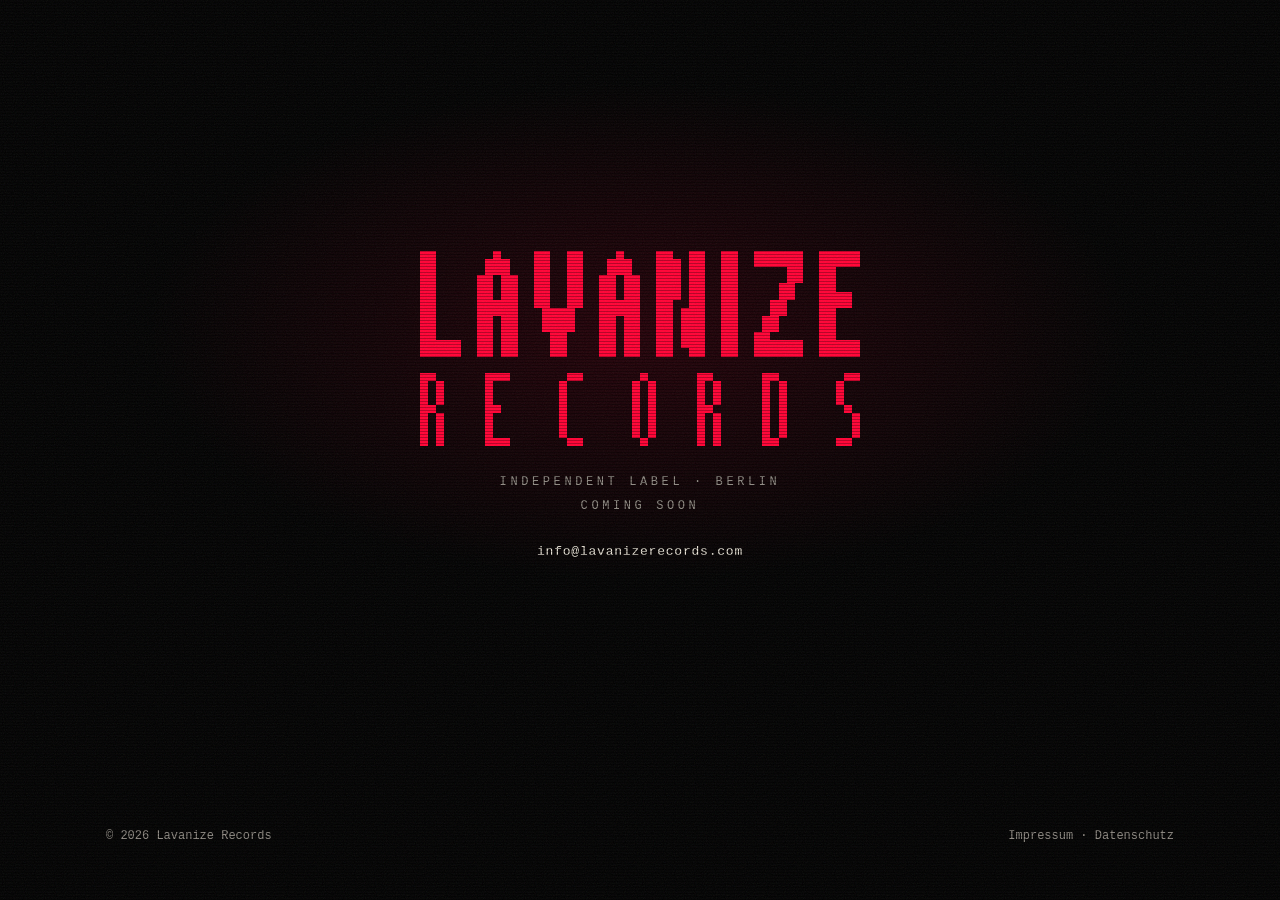
<file: index.html>
<!doctype html>
<html lang="en">
<head>
  <meta charset="utf-8">
  <meta name="viewport" content="width=device-width, initial-scale=1">
  <title>Lavanize Records</title>
  <meta name="description" content="Lavanize Records. Independent label, Berlin.">
  <meta name="theme-color" content="#000000">
  <meta property="og:title" content="Lavanize Records">
  <meta property="og:description" content="Independent label, Berlin.">
  <meta property="og:type" content="website">
  <meta property="og:url" content="https://lavanizerecords.com/">
  <link rel="canonical" href="https://lavanizerecords.com/">
  <link rel="icon" href="favicon.svg" type="image/svg+xml">
  <link rel="stylesheet" href="styles.css">
</head>
<body>
  <main class="solo">
    <h1 class="solo-mark wide"><img src="logo.svg" alt="Lavanize Records" width="540" height="240"></h1>
    <p class="solo-meta">Independent label · Berlin</p>
    <p class="solo-soon">coming soon</p>
    <p class="solo-contact"><a href="mailto:info@lavanizerecords.com">info@lavanizerecords.com</a></p>
  </main>

  <footer>
    <div class="wrap">
      <span>© 2026 Lavanize Records</span>
      <span><a href="impressum.html">Impressum</a> · <a href="datenschutz.html">Datenschutz</a></span>
    </div>
  </footer>
</body>
</html>
</file>
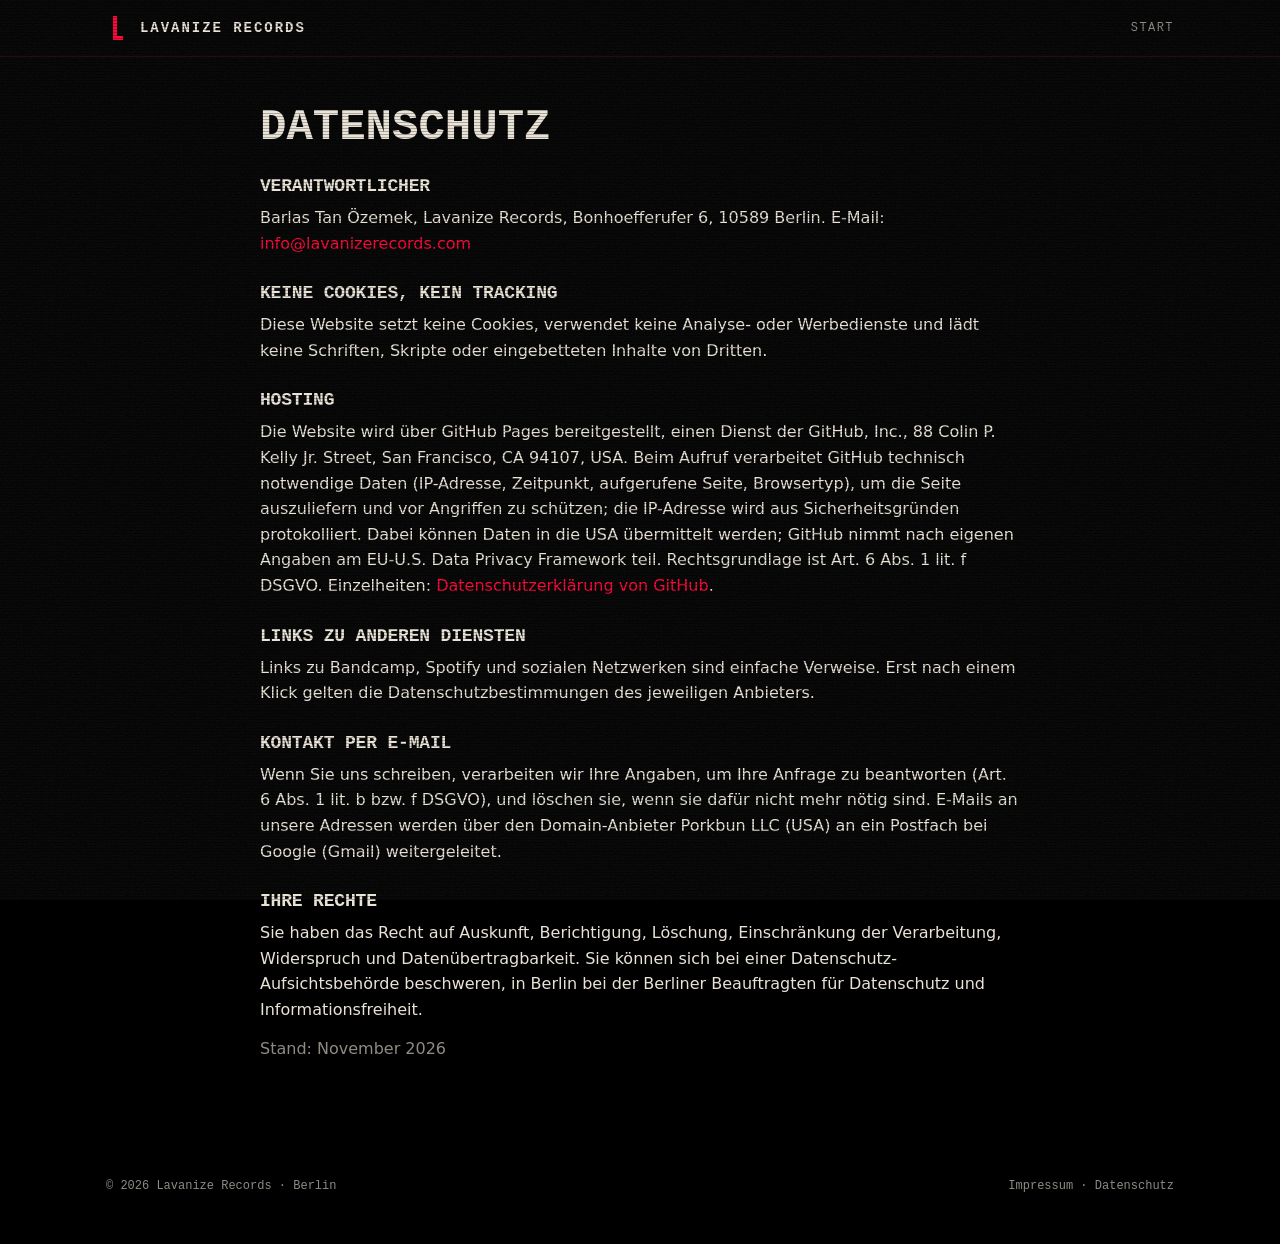
<file: datenschutz.html>
<!doctype html>
<html lang="de">
<head>
  <meta charset="utf-8">
  <meta name="viewport" content="width=device-width, initial-scale=1">
  <title>Datenschutz — Lavanize Records</title>
  <meta name="robots" content="noindex">
  <link rel="icon" href="favicon.svg" type="image/svg+xml">
  <link rel="stylesheet" href="styles.css">
</head>
<body>
  <header class="top">
    <div class="wrap">
      <a class="brand" href="index.html"><img src="favicon.svg" alt="" width="24" height="24">Lavanize Records</a>
      <nav class="nav" aria-label="Main"><a href="index.html">Start</a></nav>
    </div>
  </header>
  <main class="wrap legal">
    <h1>Datenschutz</h1>
    <h2>Verantwortlicher</h2>
    <p>Barlas Tan Özemek, Lavanize Records, Bonhoefferufer 6, 10589 Berlin.
      E-Mail: <a href="mailto:info@lavanizerecords.com">info@lavanizerecords.com</a></p>
    <h2>Keine Cookies, kein Tracking</h2>
    <p>Diese Website setzt keine Cookies, verwendet keine Analyse- oder Werbedienste und lädt keine Schriften,
      Skripte oder eingebetteten Inhalte von Dritten.</p>
    <h2>Hosting</h2>
    <p>Die Website wird über GitHub Pages bereitgestellt, einen Dienst der GitHub, Inc., 88 Colin P. Kelly Jr.
      Street, San Francisco, CA 94107, USA. Beim Aufruf verarbeitet GitHub technisch notwendige Daten
      (IP-Adresse, Zeitpunkt, aufgerufene Seite, Browsertyp), um die Seite auszuliefern und vor Angriffen zu
      schützen; die IP-Adresse wird aus Sicherheitsgründen protokolliert. Dabei können Daten in die USA übermittelt
      werden; GitHub nimmt nach eigenen Angaben am EU-U.S. Data Privacy Framework teil. Rechtsgrundlage ist
      Art. 6 Abs. 1 lit. f DSGVO. Einzelheiten:
      <a href="https://docs.github.com/en/site-policy/privacy-policies/github-general-privacy-statement">Datenschutzerklärung von GitHub</a>.</p>
    <h2>Links zu anderen Diensten</h2>
    <p>Links zu Bandcamp, Spotify und sozialen Netzwerken sind einfache Verweise. Erst nach einem Klick gelten die
      Datenschutzbestimmungen des jeweiligen Anbieters.</p>
    <h2>Kontakt per E-Mail</h2>
    <p>Wenn Sie uns schreiben, verarbeiten wir Ihre Angaben, um Ihre Anfrage zu beantworten
      (Art. 6 Abs. 1 lit. b bzw. f DSGVO), und löschen sie, wenn sie dafür nicht mehr nötig sind. E-Mails an
      unsere Adressen werden über den Domain-Anbieter Porkbun LLC (USA) an ein Postfach bei Google (Gmail)
      weitergeleitet.</p>
    <h2>Ihre Rechte</h2>
    <p>Sie haben das Recht auf Auskunft, Berichtigung, Löschung, Einschränkung der Verarbeitung, Widerspruch und
      Datenübertragbarkeit. Sie können sich bei einer Datenschutz-Aufsichtsbehörde beschweren, in Berlin bei der
      Berliner Beauftragten für Datenschutz und Informationsfreiheit.</p>
    <p class="muted">Stand: November 2026</p>
  </main>
  <footer>
    <div class="wrap">
      <span>© 2026 Lavanize Records · Berlin</span>
      <span><a href="impressum.html">Impressum</a> · <a href="datenschutz.html">Datenschutz</a></span>
    </div>
  </footer>
</body>
</html>
</file>
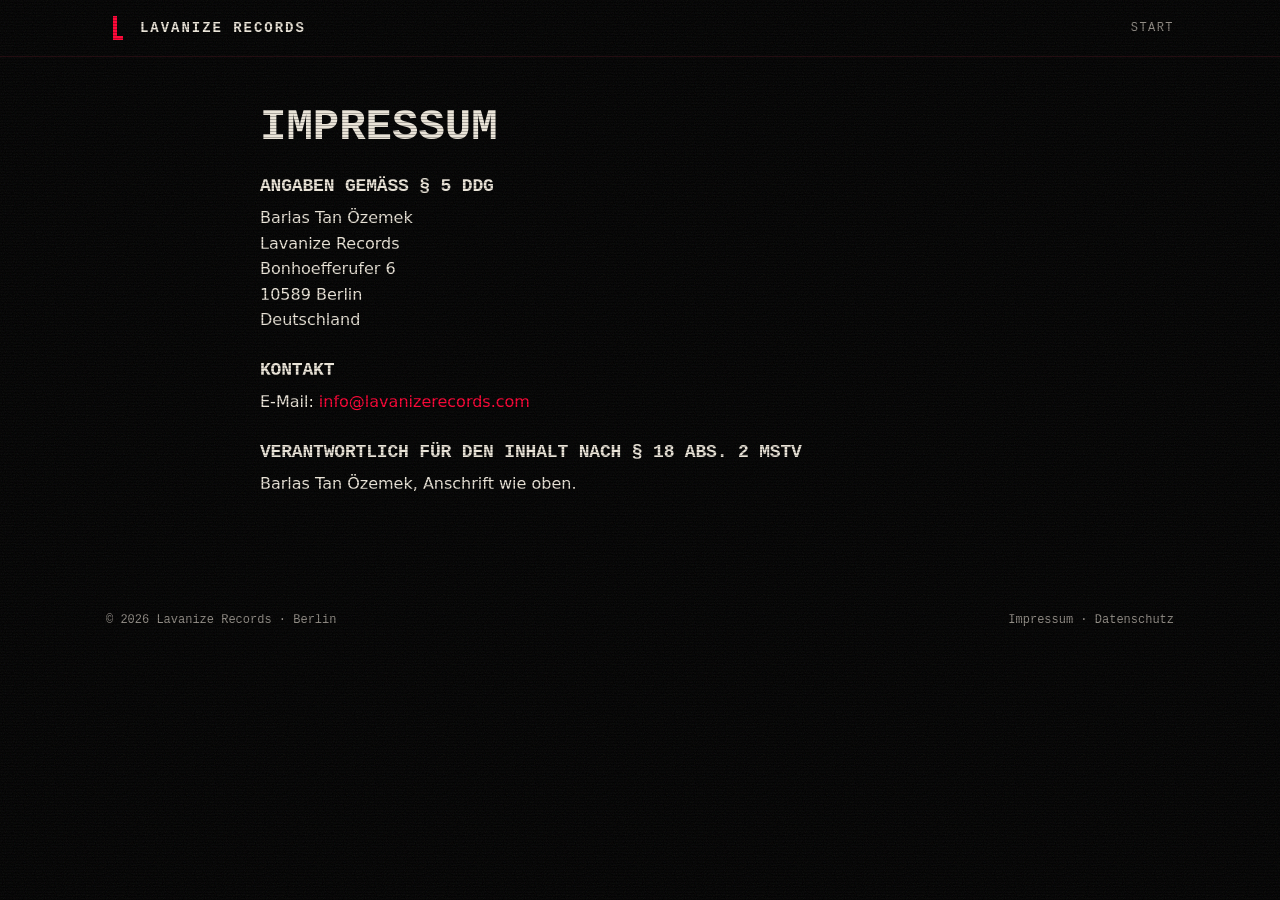
<file: impressum.html>
<!doctype html>
<html lang="de">
<head>
  <meta charset="utf-8">
  <meta name="viewport" content="width=device-width, initial-scale=1">
  <title>Impressum — Lavanize Records</title>
  <meta name="robots" content="noindex">
  <link rel="icon" href="favicon.svg" type="image/svg+xml">
  <link rel="stylesheet" href="styles.css">
</head>
<body>
  <header class="top">
    <div class="wrap">
      <a class="brand" href="index.html"><img src="favicon.svg" alt="" width="24" height="24">Lavanize Records</a>
      <nav class="nav" aria-label="Main"><a href="index.html">Start</a></nav>
    </div>
  </header>
  <main class="wrap legal">
    <h1>Impressum</h1>
    <h2>Angaben gemäß § 5 DDG</h2>
    <p>Barlas Tan Özemek<br>Lavanize Records<br>
      Bonhoefferufer 6<br>
      10589 Berlin<br>Deutschland</p>
    <h2>Kontakt</h2>
    <p>E-Mail: <a href="mailto:info@lavanizerecords.com">info@lavanizerecords.com</a></p>
    <h2>Verantwortlich für den Inhalt nach § 18 Abs. 2 MStV</h2>
    <p>Barlas Tan Özemek, Anschrift wie oben.</p>
  </main>
  <footer>
    <div class="wrap">
      <span>© 2026 Lavanize Records · Berlin</span>
      <span><a href="impressum.html">Impressum</a> · <a href="datenschutz.html">Datenschutz</a></span>
    </div>
  </footer>
</body>
</html>
</file>
<file: styles.css>
/* Lavanize Records — visual lock: Latex Red #FF0033, Void Black #000000, 90s pixel texture,
   pre-CGI survival horror, industrial basement light. No external fonts, scripts or trackers. */
:root {
  --red: #ff0033;
  --blood: #7a0018;
  --black: #000;
  --coal: #0b0b0b;
  --bone: #e9e3d7;
  --ash: #8f8a83;
  --line: #2a0a10;
  --mono: ui-monospace, "SF Mono", Menlo, Consolas, "Liberation Mono", monospace;
  --sans: system-ui, -apple-system, "Segoe UI", Roboto, Helvetica, Arial, sans-serif;
  --gutter: 16px;
  --max: 1100px;
}

* { box-sizing: border-box; }
html { background: var(--black); color-scheme: dark; }
body {
  margin: 0;
  background: var(--black);
  color: var(--bone);
  font: 16px/1.6 var(--sans);
  -webkit-font-smoothing: antialiased;
  overflow-x: hidden;
}

/* Film grain and CRT scanlines over everything; purely decorative. */
body::before, body::after { content: ""; position: fixed; inset: 0; pointer-events: none; z-index: 50; }
body::before {
  opacity: .09;
  mix-blend-mode: screen;
  background-image: url("data:image/svg+xml,%3Csvg xmlns='http://www.w3.org/2000/svg' width='160' height='160'%3E%3Cfilter id='n'%3E%3CfeTurbulence type='fractalNoise' baseFrequency='.9' numOctaves='2' stitchTiles='stitch'/%3E%3C/filter%3E%3Crect width='100%25' height='100%25' filter='url(%23n)'/%3E%3C/svg%3E");
}
body::after { background: repeating-linear-gradient(0deg, rgba(0,0,0,.28) 0 1px, transparent 1px 3px); }

a { color: var(--red); text-decoration: none; }
a:hover { text-decoration: underline; text-underline-offset: 3px; }
:focus-visible { outline: 2px solid var(--red); outline-offset: 3px; }
img, svg { max-width: 100%; }

.wrap { width: 100%; max-width: var(--max); margin: 0 auto; padding: 0 var(--gutter); }

/* Header */
.top { position: sticky; top: 0; z-index: 40; background: rgba(0,0,0,.86); border-bottom: 1px solid var(--line); backdrop-filter: blur(4px); }
.top .wrap { display: flex; align-items: center; justify-content: space-between; gap: 12px; height: 56px; }
.brand { display: flex; align-items: center; gap: 10px; color: var(--bone); font: 700 14px/1 var(--mono); letter-spacing: .14em; text-transform: uppercase; }
.brand img { width: 24px; height: 24px; image-rendering: pixelated; }
.nav { display: flex; gap: 18px; font: 12px/1 var(--mono); letter-spacing: .12em; text-transform: uppercase; }
.nav a { color: var(--ash); }
.nav a:hover { color: var(--bone); text-decoration: none; }

/* Hero: one red bulb in a concrete basement. */
.hero {
  position: relative;
  padding: 72px 0 56px;
  background:
    radial-gradient(ellipse 60% 55% at 50% 0%, rgba(255,0,51,.22), transparent 70%),
    radial-gradient(ellipse 120% 80% at 50% 120%, #140306, transparent 60%);
  border-bottom: 1px solid var(--line);
}
.kicker { font: 12px/1 var(--mono); letter-spacing: .3em; text-transform: uppercase; color: var(--red); margin: 0 0 18px; }
.display {
  margin: 0;
  font: 800 clamp(40px, 9vw, 104px)/.92 var(--mono);
  letter-spacing: -.02em;
  text-transform: uppercase;
  color: var(--bone);
  text-shadow: 3px 0 0 rgba(255,0,51,.75), -1px 0 0 rgba(255,255,255,.08);
}
.display .red { color: var(--red); text-shadow: none; }
.lede { max-width: 640px; margin: 22px 0 0; font-size: clamp(16px, 2.2vw, 19px); color: var(--bone); }
.lede .muted { color: var(--ash); }

.actions { display: flex; flex-wrap: wrap; gap: 12px; margin-top: 30px; }
.btn {
  display: inline-flex; align-items: center; gap: 10px;
  padding: 13px 18px;
  border: 2px solid var(--red);
  color: var(--bone);
  font: 700 13px/1 var(--mono); letter-spacing: .14em; text-transform: uppercase;
  background: transparent;
}
.btn:hover { background: var(--red); color: var(--black); text-decoration: none; }
.btn.solid { background: var(--red); color: var(--black); }
.btn.solid:hover { background: var(--bone); border-color: var(--bone); }
.btn.soon { border-style: dashed; border-color: #4a1420; color: var(--ash); cursor: default; }
.btn.soon:hover { background: transparent; color: var(--ash); }
.btn .tag { font-weight: 400; color: var(--ash); letter-spacing: .08em; }

/* Checkerboard dither: the 90s pixel divider. */
.dither { height: 8px; background: repeating-conic-gradient(var(--red) 0 25%, transparent 0 50%) 0 0 / 4px 4px; opacity: .55; }

section { padding: 64px 0; border-bottom: 1px solid var(--line); }
.label { font: 12px/1 var(--mono); letter-spacing: .3em; text-transform: uppercase; color: var(--red); margin: 0 0 14px; }
h2 { margin: 0 0 18px; font: 800 clamp(26px, 4.5vw, 44px)/1 var(--mono); text-transform: uppercase; letter-spacing: -.01em; }
p { margin: 0 0 14px; }
.muted { color: var(--ash); }

.grid { display: grid; gap: 18px; grid-template-columns: 1fr; }
@media (min-width: 760px) { .grid.two { grid-template-columns: 1fr 1fr; } .grid.three { grid-template-columns: repeat(3, 1fr); } }

.card { border: 1px solid var(--line); background: linear-gradient(180deg, #0d0204, #050505); padding: 22px; }
.card h3 { margin: 0 0 8px; font: 700 18px/1.2 var(--mono); text-transform: uppercase; letter-spacing: .04em; }

/* Catalogue: release rows with catalogue numbers. */
.catalog { width: 100%; border-collapse: collapse; font: 14px/1.4 var(--mono); }
.catalog th, .catalog td { text-align: left; padding: 12px 10px; border-bottom: 1px solid var(--line); vertical-align: top; }
.catalog th { color: var(--ash); font-weight: 400; font-size: 11px; letter-spacing: .2em; text-transform: uppercase; }
.catalog td.cat { color: var(--red); white-space: nowrap; }
.catalog td.title { color: var(--bone); }
.catalog tr.tba td.title { color: var(--ash); }
.table-scroll { overflow-x: auto; }

.mask { width: 128px; height: 128px; image-rendering: pixelated; filter: drop-shadow(0 0 18px rgba(255,0,51,.45)); }

/* Label hero: the 53-tooth seal under the red bulb. */
.hero-label { display: grid; gap: 32px; align-items: center; grid-template-columns: 1fr; }
@media (min-width: 860px) { .hero-label { grid-template-columns: 1.4fr 1fr; } }
.hero-seal { justify-self: center; width: min(300px, 64vw); height: auto; filter: drop-shadow(0 0 36px rgba(255,0,51,.45)); }
.flicker { animation: flicker 6s infinite steps(1); }
@keyframes flicker { 0%, 100% { opacity: 1; } 41% { opacity: .55; } 42% { opacity: 1; } 77% { opacity: .8; } 78% { opacity: 1; } 79% { opacity: .4; } 80% { opacity: 1; } }
@media (prefers-reduced-motion: reduce) { .flicker { animation: none; } }

.artist { display: grid; gap: 22px; align-items: center; grid-template-columns: 1fr; }
@media (min-width: 760px) { .artist { grid-template-columns: 160px 1fr; } }

.list { margin: 0; padding: 0; list-style: none; }
.list li { padding: 10px 0; border-bottom: 1px dashed var(--line); font: 14px/1.5 var(--mono); }
.list li::before { content: "▮ "; color: var(--red); }

footer { padding: 36px 0 48px; font: 12px/1.7 var(--mono); color: var(--ash); }
footer .wrap { display: flex; flex-wrap: wrap; justify-content: space-between; gap: 12px; }
footer a { color: var(--ash); }
footer a:hover { color: var(--bone); }

/* Legal pages */
.legal { padding: 48px 0 64px; max-width: 760px; }
.legal h1 { font: 800 clamp(28px, 5vw, 44px)/1 var(--mono); text-transform: uppercase; margin: 0 0 24px; }
.legal h2 { font-size: 18px; margin: 28px 0 10px; }
.todo { background: rgba(255,0,51,.12); border: 1px dashed var(--red); padding: 0 4px; color: var(--bone); }

@media (max-width: 520px) {
  .nav { gap: 12px; } .nav .hide-sm { display: none; } section { padding: 48px 0; } .hero { padding: 56px 0 44px; }
  /* Catalogue on phones: keep number, title and date; artist and format are implied. */
  .catalog th:nth-child(2), .catalog td:nth-child(2), .catalog th:nth-child(4), .catalog td:nth-child(4) { display: none; }
}

/* Minimal pre-release page: one mark in the dark, one line, one contact. */
.solo {
  min-height: calc(100svh - 110px);
  display: flex; flex-direction: column; align-items: center; justify-content: center;
  padding: 56px var(--gutter) 32px;
  text-align: center;
  background: radial-gradient(ellipse 55% 45% at 50% 42%, rgba(255,0,51,.14), transparent 70%);
}
.solo-mark { margin: 0 0 30px; line-height: 0; }
.solo-mark img { width: min(288px, 62vw); height: auto; image-rendering: pixelated; }
.solo-mark.wide img { width: min(440px, 84vw); }
.solo-soon { margin: 0 0 12px; font: 12px/1 var(--mono); letter-spacing: .3em; text-transform: uppercase; color: var(--ash); }
.solo-name { margin: 0 0 12px; font: 800 clamp(20px, 4vw, 30px)/1 var(--mono); letter-spacing: .1em; text-transform: uppercase; color: var(--bone); }
.solo-line { margin: 0 0 12px; font: 400 14px/1.4 var(--mono); letter-spacing: .32em; color: var(--bone); }
.solo-meta { margin: 0 0 12px; font: 12px/1 var(--mono); letter-spacing: .3em; text-transform: uppercase; color: var(--ash); }
.solo-contact { margin: 18px 0 0; font: 13px/1.6 var(--mono); letter-spacing: .06em; }
.solo-contact a { color: var(--bone); }
.solo-contact a:hover { color: var(--red); }
</file>
